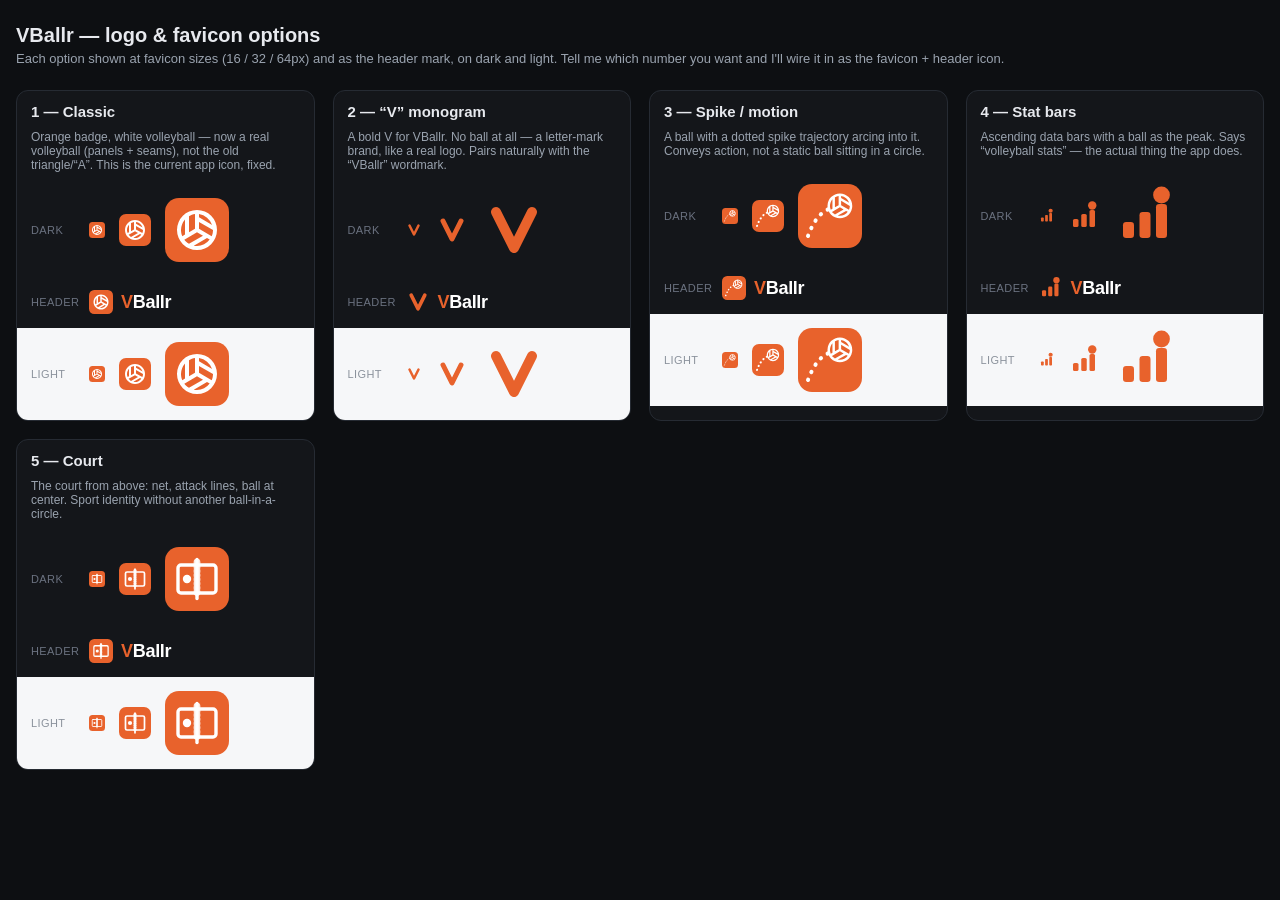
<file: src/vb/api/static/logo-preview.html>
<!doctype html>
<html lang="en">
<head>
  <meta charset="utf-8">
  <meta name="viewport" content="width=device-width, initial-scale=1">
  <title>VBallr — logo options</title>
  <style>
    :root { --accent: #e8622c; }
    * { box-sizing: border-box; }
    body { margin: 0; font-family: -apple-system, BlinkMacSystemFont, "Segoe UI", Roboto, sans-serif;
           background: #0d0f12; color: #e7e9ee; padding: 24px 16px 60px; }
    h1 { font-size: 20px; margin: 0 0 4px; }
    .sub { color: #9aa3af; font-size: 13px; margin: 0 0 24px; }
    .grid { display: grid; gap: 18px; grid-template-columns: repeat(auto-fill, minmax(260px, 1fr)); }
    .card { border: 1px solid #262b33; border-radius: 12px; overflow: hidden; background: #14161a; }
    .card h2 { font-size: 15px; margin: 0; padding: 12px 14px 10px; }
    .card .note { font-size: 12px; color: #9aa3af; padding: 0 14px 12px; margin: 0; }
    .row { display: flex; align-items: center; gap: 16px; padding: 14px; }
    .row.dark { background: #14161a; }
    .row.light { background: #f6f7f9; }
    .row .lbl { font-size: 11px; text-transform: uppercase; letter-spacing: .4px; width: 42px; flex: none; }
    .row.dark .lbl { color: #6b7280; }
    .row.light .lbl { color: #8b929c; }
    .sizes { display: flex; align-items: center; gap: 14px; }
    .sizes img { display: block; object-fit: contain; }
    .brand { display: flex; align-items: center; gap: 8px; font-weight: 700; font-size: 18px; letter-spacing: -.3px; }
    .row.dark .brand { color: #fff; }
    .row.light .brand { color: #14161a; }
    .brand .wm { display: inline; }
    .brand .v { color: var(--accent); }
    .brand img { width: 24px; height: 24px; }
  </style>
</head>
<body>
  <h1>VBallr — logo & favicon options</h1>
  <p class="sub">Each option shown at favicon sizes (16 / 32 / 64px) and as the header mark, on dark and light. Tell me which number you want and I'll wire it in as the favicon + header icon.</p>
  <div class="grid" id="grid"></div>
  <script>
    const OPTIONS = [
      ["1 — Classic", "favicon.svg", "Orange badge, white volleyball — now a real volleyball (panels + seams), not the old triangle/“A”. This is the current app icon, fixed."],
      ["2 — “V” monogram", "logo-opt-mono.svg", "A bold V for VBallr. No ball at all — a letter-mark brand, like a real logo. Pairs naturally with the “VBallr” wordmark."],
      ["3 — Spike / motion", "logo-opt-spike.svg", "A ball with a dotted spike trajectory arcing into it. Conveys action, not a static ball sitting in a circle."],
      ["4 — Stat bars", "logo-opt-bars.svg", "Ascending data bars with a ball as the peak. Says “volleyball stats” — the actual thing the app does."],
      ["5 — Court", "logo-opt-court.svg", "The court from above: net, attack lines, ball at center. Sport identity without another ball-in-a-circle."],
    ];
    const grid = document.getElementById("grid");
    for (const [title, src, note] of OPTIONS) {
      const card = document.createElement("div");
      card.className = "card";
      card.innerHTML = `
        <h2>${title}</h2>
        <p class="note">${note}</p>
        <div class="row dark">
          <span class="lbl">Dark</span>
          <div class="sizes">
            <img src="${src}" width="16" height="16">
            <img src="${src}" width="32" height="32">
            <img src="${src}" width="64" height="64">
          </div>
        </div>
        <div class="row dark">
          <span class="lbl">Header</span>
          <div class="brand"><img src="${src}"><span class="wm"><span class="v">V</span>Ballr</span></div>
        </div>
        <div class="row light">
          <span class="lbl">Light</span>
          <div class="sizes">
            <img src="${src}" width="16" height="16">
            <img src="${src}" width="32" height="32">
            <img src="${src}" width="64" height="64">
          </div>
        </div>`;
      grid.appendChild(card);
    }
  </script>
</body>
</html>
</file>
